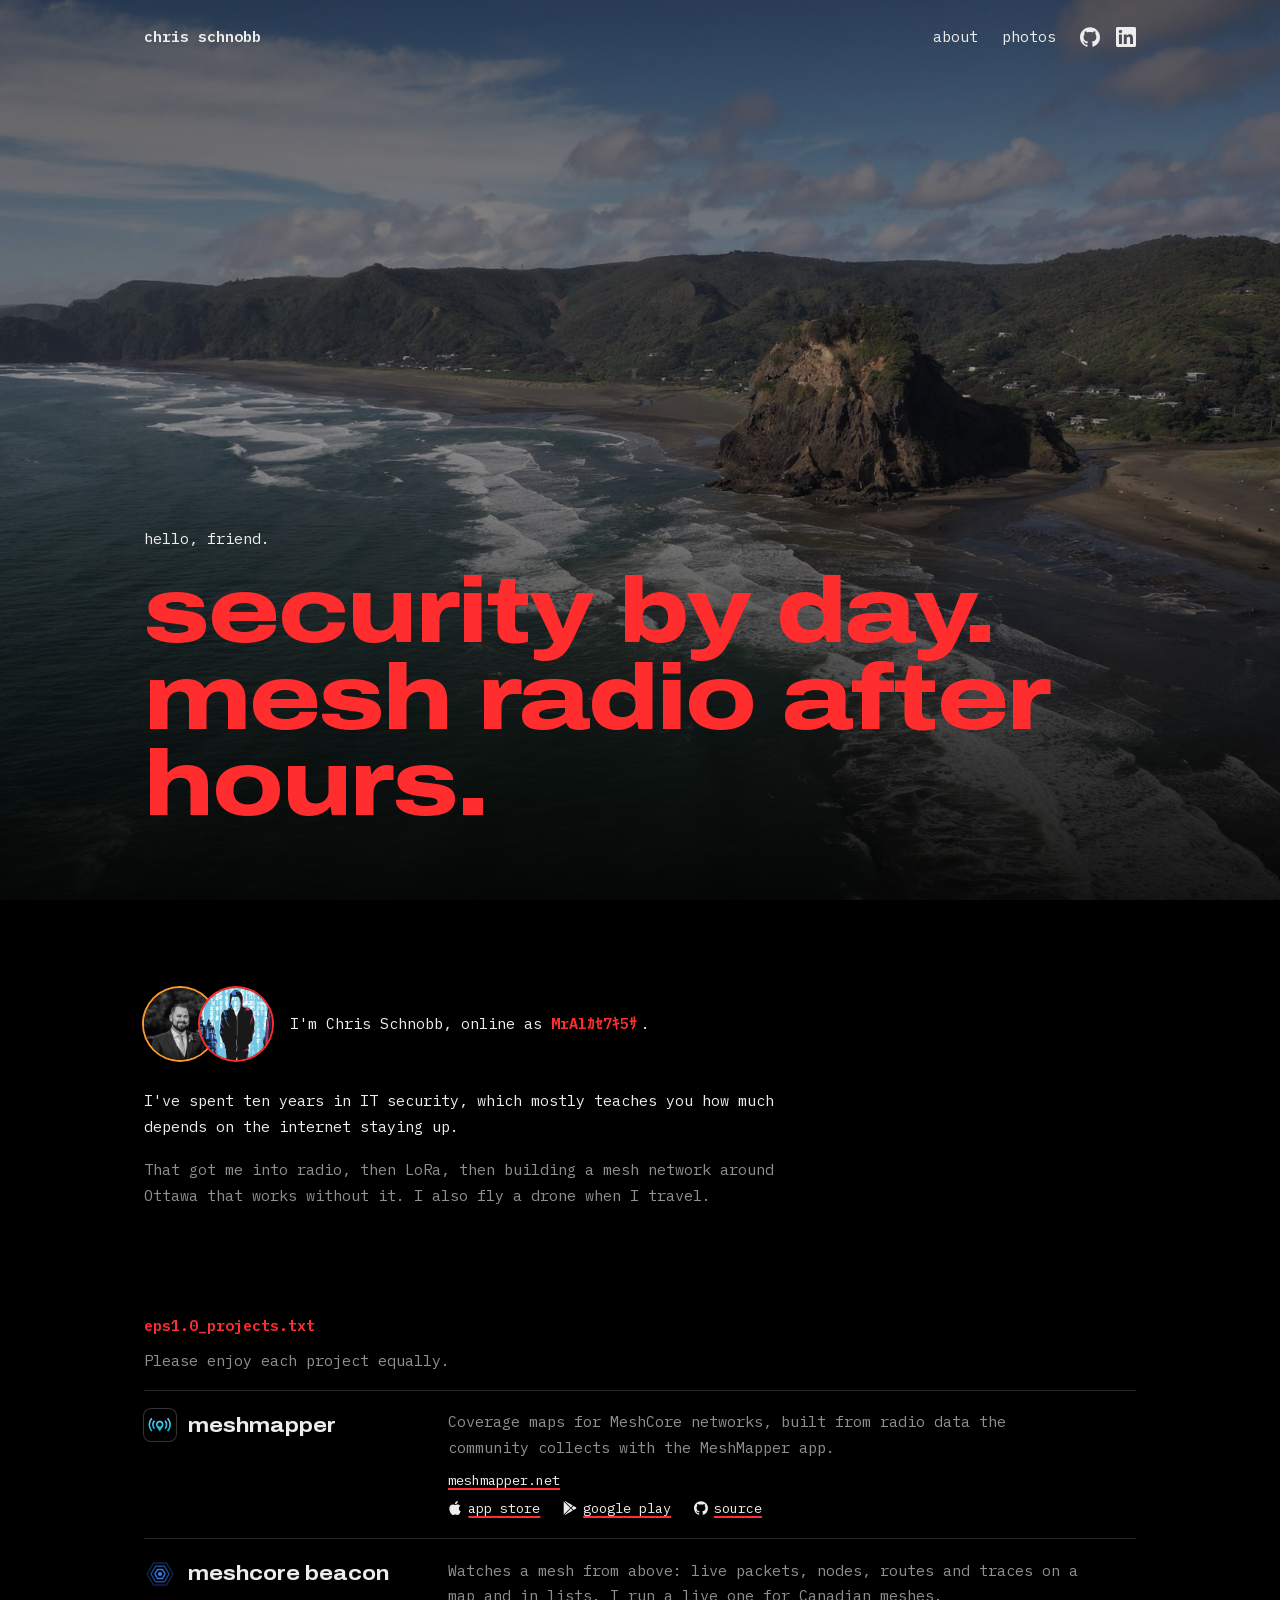
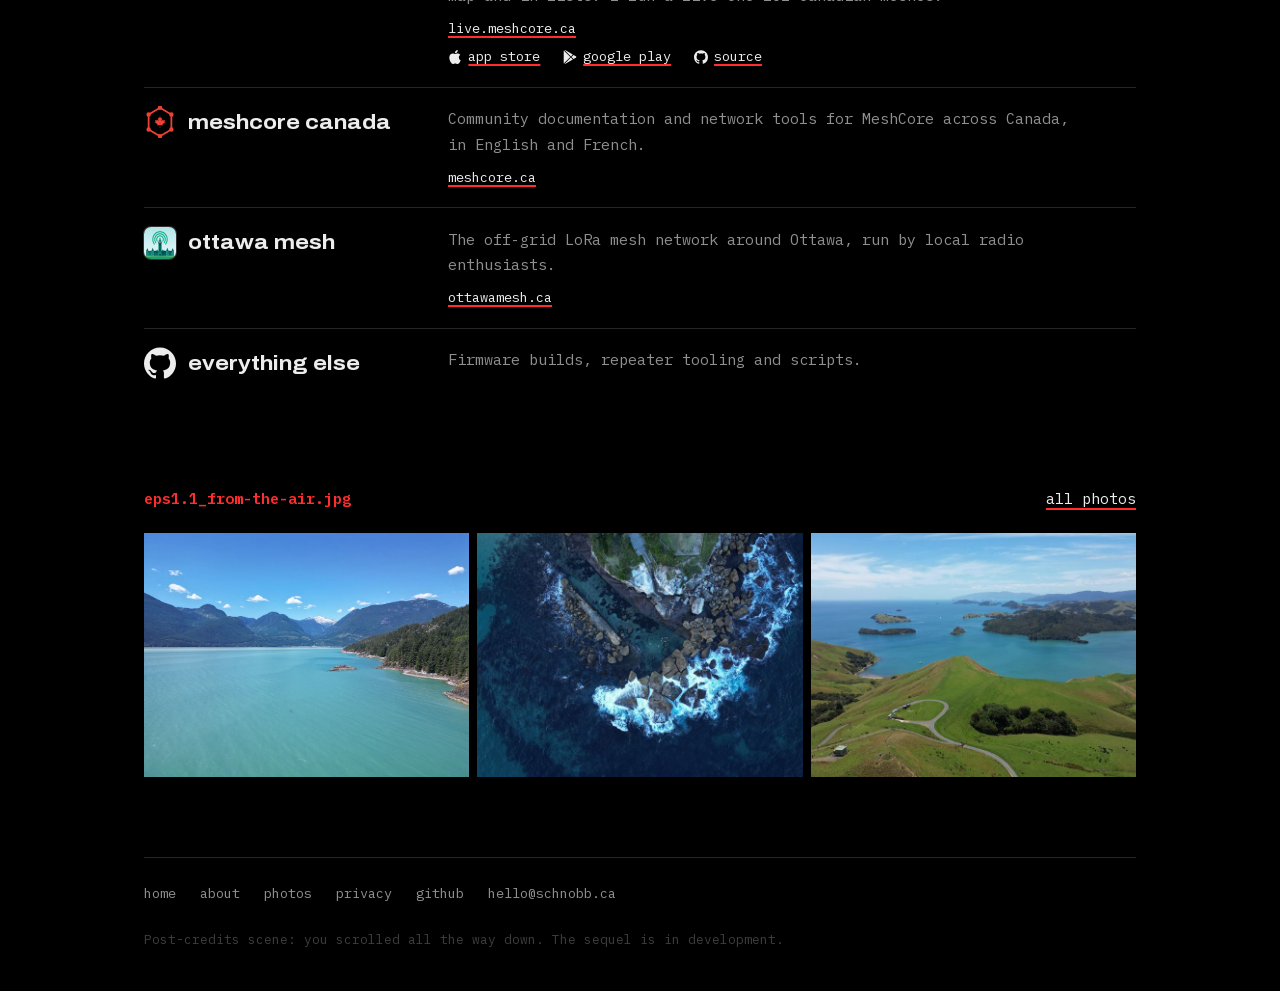
<file: index.html>
<!doctype html>
<html lang="en">
<head>
  <meta charset="utf-8">
  <meta name="viewport" content="width=device-width, initial-scale=1">
  <meta name="theme-color" content="#000000">
  <title>Chris Schnobb</title>
  <meta name="description" content="Chris Schnobb (MrAlders0n): IT security consultant in Ottawa who builds mesh radio networks and the tools around them.">
  <link rel="canonical" href="https://schnobb.ca/">
  <link rel="preload" href="/fonts/archivo.woff2" as="font" type="font/woff2" crossorigin>
  <link rel="stylesheet" href="/style.css">
</head>
<body>
  <div class="card">
    <div class="page">
      <header>
        <a class="name" href="/">Chris Schnobb</a>
        <nav>
          <a href="/about/">About</a>
          <a href="/photos/">Photos</a>
          <a class="icon" href="https://github.com/MrAlders0n" aria-label="GitHub"><svg viewBox="0 0 24 24" width="20" height="20" aria-hidden="true"><path fill="currentColor" d="M12 .297c-6.63 0-12 5.373-12 12 0 5.303 3.438 9.8 8.205 11.385.6.113.82-.258.82-.577 0-.285-.01-1.04-.015-2.04-3.338.724-4.042-1.61-4.042-1.61C4.422 18.07 3.633 17.7 3.633 17.7c-1.087-.744.084-.729.084-.729 1.205.084 1.838 1.236 1.838 1.236 1.07 1.835 2.809 1.305 3.495.998.108-.776.417-1.305.76-1.605-2.665-.3-5.466-1.332-5.466-5.93 0-1.31.465-2.38 1.235-3.22-.135-.303-.54-1.523.105-3.176 0 0 1.005-.322 3.3 1.23.96-.267 1.98-.399 3-.405 1.02.006 2.04.138 3 .405 2.28-1.552 3.285-1.23 3.285-1.23.645 1.653.24 2.873.12 3.176.765.84 1.23 1.91 1.23 3.22 0 4.61-2.805 5.625-5.475 5.92.42.36.81 1.096.81 2.22 0 1.606-.015 2.896-.015 3.286 0 .315.21.69.825.57C20.565 22.092 24 17.592 24 12.297c0-6.627-5.373-12-12-12"/></svg></a>
          <a class="icon" href="https://www.linkedin.com/in/cschnobb" aria-label="LinkedIn"><svg viewBox="0 0 24 24" width="20" height="20" aria-hidden="true"><path fill="currentColor" d="M20.447 20.452h-3.554v-5.569c0-1.328-.027-3.037-1.852-3.037-1.853 0-2.136 1.445-2.136 2.939v5.667H9.351V9h3.414v1.561h.046c.477-.9 1.637-1.85 3.37-1.85 3.601 0 4.267 2.37 4.267 5.455v6.286zM5.337 7.433c-1.144 0-2.063-.926-2.063-2.065 0-1.138.92-2.063 2.063-2.063 1.14 0 2.064.925 2.064 2.063 0 1.139-.925 2.065-2.064 2.065zm1.782 13.019H3.555V9h3.564v11.452zM22.225 0H1.771C.792 0 0 .774 0 1.729v20.542C0 23.227.792 24 1.771 24h20.451C23.2 24 24 23.227 24 22.271V1.729C24 .774 23.2 0 22.222 0h.003z"/></svg></a>
        </nav>
      </header>
      <div class="title">
        <p class="hello">hello, friend.</p>
        <h1><span>Security by day.</span> <span>Mesh radio after hours.</span></h1>
      </div>
    </div>
  </div>

  <div class="page">
    <main>
      <section class="section about">
        <p class="who"><span class="faces"><img class="avatar" src="/chris.jpg" alt="" width="200" height="200"><img class="avatar" src="/mralders0n.jpg" alt="" width="400" height="400"></span> <span>I'm Chris Schnobb, online as <span class="handle"><span class="decode">MrAlders0n</span>.</span></span></p>
        <p>I've spent ten years in IT security, which mostly teaches you how much depends on the internet staying up.</p>
        <p>That got me into radio, then LoRa, then building a mesh network around Ottawa that works without it. I also fly a drone when I travel.</p>
      </section>

      <section class="section">
        <h2>eps1.0_projects.txt</h2>
        <p class="aside">Please enjoy each project equally.</p>
        <ul class="projects">
          <li>
            <a class="project" href="https://meshmapper.net"><img class="logo tile" src="/logos/meshmapper.png" alt="" width="128" height="128"><span>MeshMapper</span></a>
            <div>
              <p>Coverage maps for MeshCore networks, built from radio data the community collects with the MeshMapper app.</p>
              <p class="where"><a href="https://meshmapper.net">meshmapper.net</a></p>
              <p class="where"><a href="https://apps.apple.com/app/meshmapper/id6758073991"><svg viewBox="0 0 24 24" width="14" height="14" aria-hidden="true"><path fill="currentColor" d="M12.152 6.896c-.948 0-2.415-1.078-3.96-1.04-2.04.027-3.91 1.183-4.961 3.014-2.117 3.675-.546 9.103 1.519 12.09 1.013 1.454 2.208 3.09 3.792 3.039 1.52-.065 2.09-.987 3.935-.987 1.831 0 2.35.987 3.96.948 1.637-.026 2.676-1.48 3.676-2.948 1.156-1.688 1.636-3.325 1.662-3.415-.039-.013-3.182-1.221-3.22-4.857-.026-3.04 2.48-4.494 2.597-4.559-1.429-2.09-3.623-2.324-4.39-2.376-2-.156-3.675 1.09-4.61 1.09zM15.53 3.83c.843-1.012 1.4-2.427 1.245-3.83-1.207.052-2.662.805-3.532 1.818-.78.896-1.454 2.338-1.273 3.714 1.338.104 2.715-.688 3.559-1.701"/></svg>app store</a><a href="https://play.google.com/store/apps/details?id=net.meshmapper.app"><svg viewBox="0 0 24 24" width="14" height="14" aria-hidden="true"><path fill="currentColor" d="M22.018 13.298l-3.919 2.218-3.515-3.493 3.543-3.521 3.891 2.202a1.49 1.49 0 0 1 0 2.594zM1.337.924a1.486 1.486 0 0 0-.112.568v21.017c0 .217.045.419.124.6l11.155-11.087L1.337.924zm12.207 10.065l3.258-3.238L3.45.195a1.466 1.466 0 0 0-.946-.179l11.04 10.973zm0 2.067l-11 10.933c.298.036.612-.016.906-.183l13.324-7.54-3.23-3.21z"/></svg>google play</a><a href="https://github.com/MeshMapper"><svg viewBox="0 0 24 24" width="14" height="14" aria-hidden="true"><path fill="currentColor" d="M12 .297c-6.63 0-12 5.373-12 12 0 5.303 3.438 9.8 8.205 11.385.6.113.82-.258.82-.577 0-.285-.01-1.04-.015-2.04-3.338.724-4.042-1.61-4.042-1.61C4.422 18.07 3.633 17.7 3.633 17.7c-1.087-.744.084-.729.084-.729 1.205.084 1.838 1.236 1.838 1.236 1.07 1.835 2.809 1.305 3.495.998.108-.776.417-1.305.76-1.605-2.665-.3-5.466-1.332-5.466-5.93 0-1.31.465-2.38 1.235-3.22-.135-.303-.54-1.523.105-3.176 0 0 1.005-.322 3.3 1.23.96-.267 1.98-.399 3-.405 1.02.006 2.04.138 3 .405 2.28-1.552 3.285-1.23 3.285-1.23.645 1.653.24 2.873.12 3.176.765.84 1.23 1.91 1.23 3.22 0 4.61-2.805 5.625-5.475 5.92.42.36.81 1.096.81 2.22 0 1.606-.015 2.896-.015 3.286 0 .315.21.69.825.57C20.565 22.092 24 17.592 24 12.297c0-6.627-5.373-12-12-12"/></svg>source</a></p>
            </div>
          </li>
          <li>
            <a class="project" href="https://live.meshcore.ca/"><img class="logo" src="/logos/beacon.svg" alt="" width="100" height="100"><span>MeshCore Beacon</span></a>
            <div>
              <p>Watches a mesh from above: live packets, nodes, routes and traces on a map and in lists. I run a live one for Canadian meshes.</p>
              <p class="where"><a href="https://live.meshcore.ca/">live.meshcore.ca</a></p>
              <p class="where"><a href="https://apps.apple.com/app/beacon-mobile/id6818921013"><svg viewBox="0 0 24 24" width="14" height="14" aria-hidden="true"><path fill="currentColor" d="M12.152 6.896c-.948 0-2.415-1.078-3.96-1.04-2.04.027-3.91 1.183-4.961 3.014-2.117 3.675-.546 9.103 1.519 12.09 1.013 1.454 2.208 3.09 3.792 3.039 1.52-.065 2.09-.987 3.935-.987 1.831 0 2.35.987 3.96.948 1.637-.026 2.676-1.48 3.676-2.948 1.156-1.688 1.636-3.325 1.662-3.415-.039-.013-3.182-1.221-3.22-4.857-.026-3.04 2.48-4.494 2.597-4.559-1.429-2.09-3.623-2.324-4.39-2.376-2-.156-3.675 1.09-4.61 1.09zM15.53 3.83c.843-1.012 1.4-2.427 1.245-3.83-1.207.052-2.662.805-3.532 1.818-.78.896-1.454 2.338-1.273 3.714 1.338.104 2.715-.688 3.559-1.701"/></svg>app store</a><a href="https://play.google.com/store/apps/details?id=meshcorebeacon.app"><svg viewBox="0 0 24 24" width="14" height="14" aria-hidden="true"><path fill="currentColor" d="M22.018 13.298l-3.919 2.218-3.515-3.493 3.543-3.521 3.891 2.202a1.49 1.49 0 0 1 0 2.594zM1.337.924a1.486 1.486 0 0 0-.112.568v21.017c0 .217.045.419.124.6l11.155-11.087L1.337.924zm12.207 10.065l3.258-3.238L3.45.195a1.466 1.466 0 0 0-.946-.179l11.04 10.973zm0 2.067l-11 10.933c.298.036.612-.016.906-.183l13.324-7.54-3.23-3.21z"/></svg>google play</a><a href="https://github.com/MeshCore-Beacon"><svg viewBox="0 0 24 24" width="14" height="14" aria-hidden="true"><path fill="currentColor" d="M12 .297c-6.63 0-12 5.373-12 12 0 5.303 3.438 9.8 8.205 11.385.6.113.82-.258.82-.577 0-.285-.01-1.04-.015-2.04-3.338.724-4.042-1.61-4.042-1.61C4.422 18.07 3.633 17.7 3.633 17.7c-1.087-.744.084-.729.084-.729 1.205.084 1.838 1.236 1.838 1.236 1.07 1.835 2.809 1.305 3.495.998.108-.776.417-1.305.76-1.605-2.665-.3-5.466-1.332-5.466-5.93 0-1.31.465-2.38 1.235-3.22-.135-.303-.54-1.523.105-3.176 0 0 1.005-.322 3.3 1.23.96-.267 1.98-.399 3-.405 1.02.006 2.04.138 3 .405 2.28-1.552 3.285-1.23 3.285-1.23.645 1.653.24 2.873.12 3.176.765.84 1.23 1.91 1.23 3.22 0 4.61-2.805 5.625-5.475 5.92.42.36.81 1.096.81 2.22 0 1.606-.015 2.896-.015 3.286 0 .315.21.69.825.57C20.565 22.092 24 17.592 24 12.297c0-6.627-5.373-12-12-12"/></svg>source</a></p>
            </div>
          </li>
          <li>
            <a class="project" href="https://meshcore.ca"><img class="logo" src="/logos/meshcore-canada.svg" alt="" width="64" height="72"><span>MeshCore Canada</span></a>
            <div>
              <p>Community documentation and network tools for MeshCore across Canada, in English and French.</p>
              <p class="where"><a href="https://meshcore.ca">meshcore.ca</a></p>
            </div>
          </li>
          <li>
            <a class="project" href="https://ottawamesh.ca"><img class="logo tile" src="/logos/ottawa-mesh.png" alt="" width="128" height="128"><span>Ottawa Mesh</span></a>
            <div>
              <p>The off-grid LoRa mesh network around Ottawa, run by local radio enthusiasts.</p>
              <p class="where"><a href="https://ottawamesh.ca">ottawamesh.ca</a></p>
            </div>
          </li>
          <li>
            <a class="project" href="https://github.com/MrAlders0n"><svg class="logo" viewBox="0 0 24 24" aria-hidden="true"><path fill="currentColor" d="M12 .297c-6.63 0-12 5.373-12 12 0 5.303 3.438 9.8 8.205 11.385.6.113.82-.258.82-.577 0-.285-.01-1.04-.015-2.04-3.338.724-4.042-1.61-4.042-1.61C4.422 18.07 3.633 17.7 3.633 17.7c-1.087-.744.084-.729.084-.729 1.205.084 1.838 1.236 1.838 1.236 1.07 1.835 2.809 1.305 3.495.998.108-.776.417-1.305.76-1.605-2.665-.3-5.466-1.332-5.466-5.93 0-1.31.465-2.38 1.235-3.22-.135-.303-.54-1.523.105-3.176 0 0 1.005-.322 3.3 1.23.96-.267 1.98-.399 3-.405 1.02.006 2.04.138 3 .405 2.28-1.552 3.285-1.23 3.285-1.23.645 1.653.24 2.873.12 3.176.765.84 1.23 1.91 1.23 3.22 0 4.61-2.805 5.625-5.475 5.92.42.36.81 1.096.81 2.22 0 1.606-.015 2.896-.015 3.286 0 .315.21.69.825.57C20.565 22.092 24 17.592 24 12.297c0-6.627-5.373-12-12-12"/></svg><span>Everything else</span></a>
            <div>
              <p>Firmware builds, repeater tooling and scripts.</p>
            </div>
          </li>
        </ul>
      </section>

      <section class="section">
        <div class="section-head">
          <h2>eps1.1_from-the-air.jpg</h2>
          <a href="/photos/">all photos</a>
        </div>
        <div class="strip">
          <a href="/photos/"><img src="/photos/thumb/turquoise-inlet.jpg" alt="Turquoise inlet ringed by forested mountains with one snowy peak" width="900" height="675" loading="lazy"></a>
          <a href="/photos/"><img src="/photos/thumb/rock-pool-from-above.jpg" alt="Ocean rock pool seen straight down, with surf breaking on the boulders around it" width="900" height="675" loading="lazy"></a>
          <a href="/photos/"><img src="/photos/thumb/harbour-islands.jpg" alt="Green hills dropping to a blue harbour dotted with small islands" width="900" height="675" loading="lazy"></a>
        </div>
      </section>
    </main>

    <footer>
      <a href="/">Home</a>
      <a href="/about/">About</a>
      <a href="/photos/">Photos</a>
      <a href="/privacy/">Privacy</a>
      <a href="https://github.com/MrAlders0n">GitHub</a>
      <a href="mailto:hello@schnobb.ca">hello@schnobb.ca</a>
    </footer>
    <p class="credits">Post-credits scene: you scrolled all the way down. The sequel is in development.</p>
  </div>
  <script src="/site.js" defer></script>
</body>
</html>
</file>
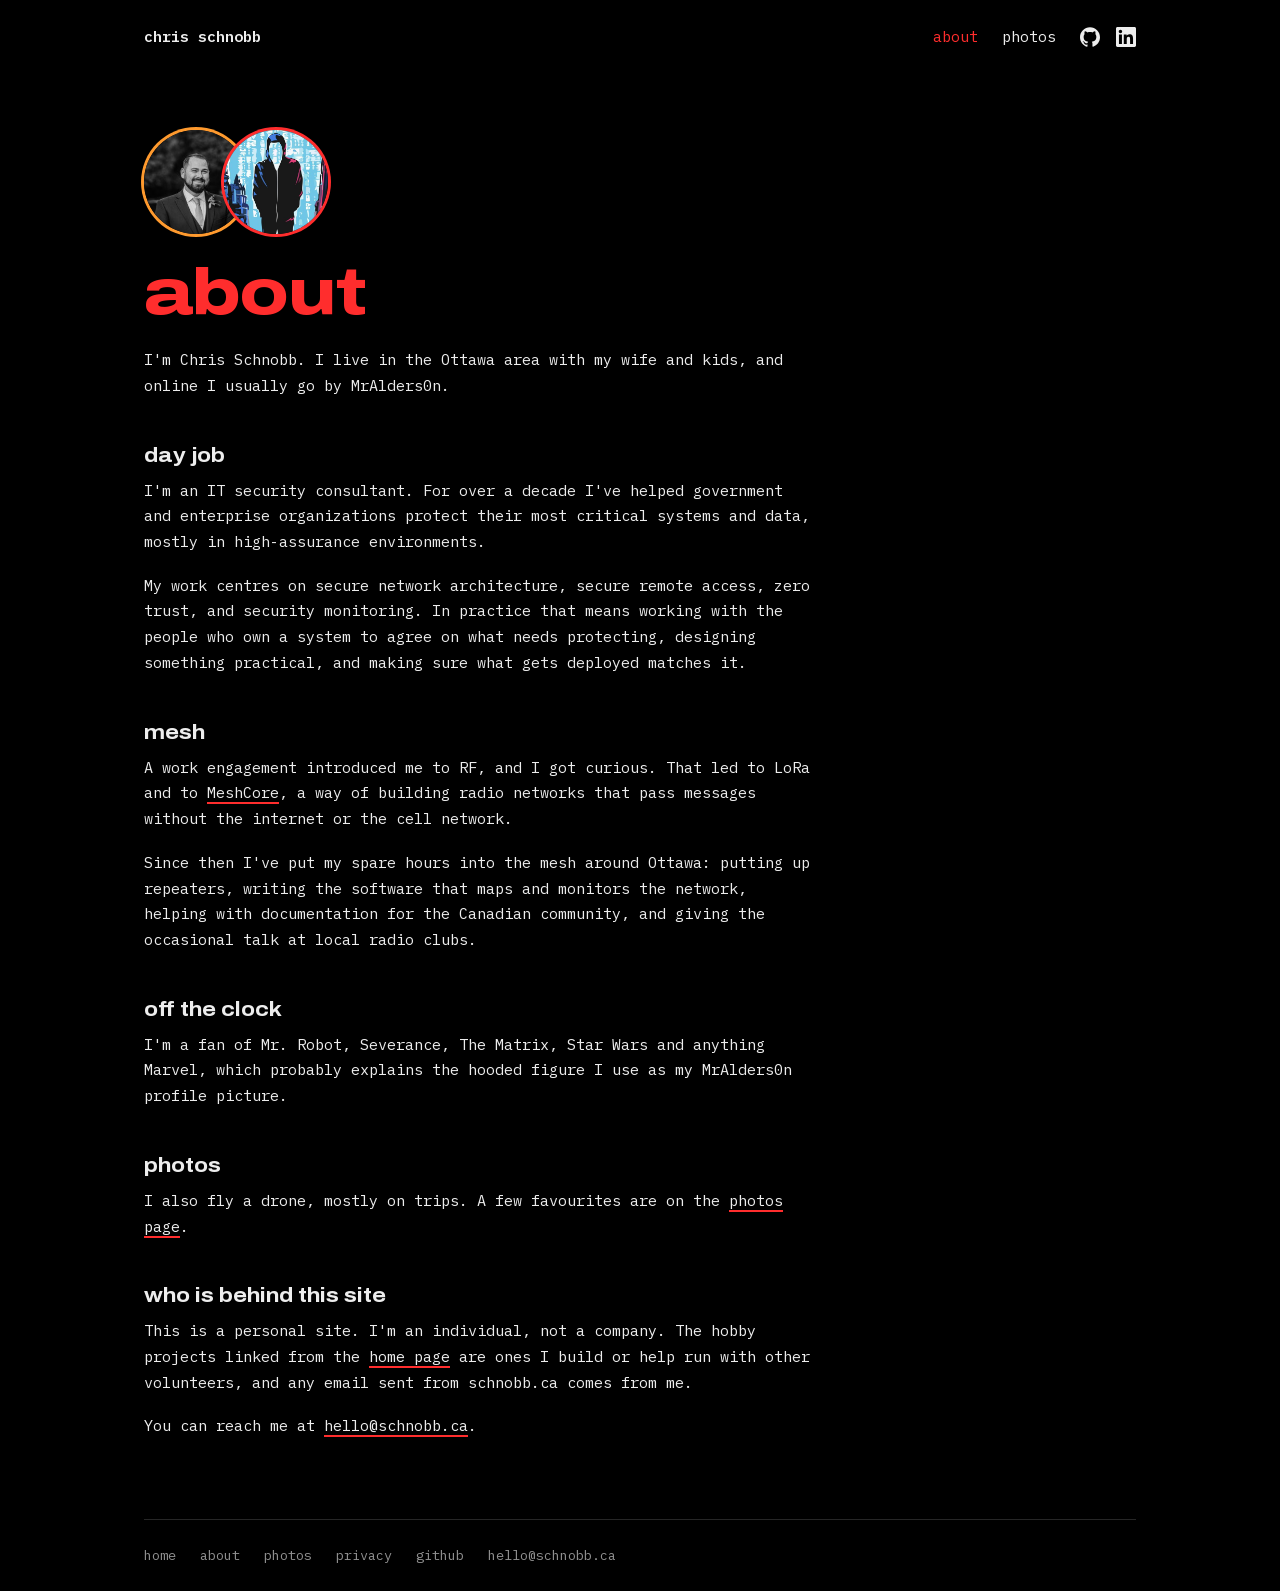
<file: about/index.html>
<!doctype html>
<html lang="en">
<head>
  <meta charset="utf-8">
  <meta name="viewport" content="width=device-width, initial-scale=1">
  <meta name="theme-color" content="#000000">
  <title>About | Chris Schnobb</title>
  <meta name="description" content="Who Chris Schnobb is, what he does for work, and who is behind the projects and email sent from schnobb.ca.">
  <link rel="canonical" href="https://schnobb.ca/about/">
  <link rel="preload" href="/fonts/archivo.woff2" as="font" type="font/woff2" crossorigin>
  <link rel="stylesheet" href="/style.css">
</head>
<body>
  <div class="page">
    <header>
      <a class="name" href="/">Chris Schnobb</a>
      <nav>
        <a href="/about/" aria-current="page">About</a>
        <a href="/photos/">Photos</a>
        <a class="icon" href="https://github.com/MrAlders0n" aria-label="GitHub"><svg viewBox="0 0 24 24" width="20" height="20" aria-hidden="true"><path fill="currentColor" d="M12 .297c-6.63 0-12 5.373-12 12 0 5.303 3.438 9.8 8.205 11.385.6.113.82-.258.82-.577 0-.285-.01-1.04-.015-2.04-3.338.724-4.042-1.61-4.042-1.61C4.422 18.07 3.633 17.7 3.633 17.7c-1.087-.744.084-.729.084-.729 1.205.084 1.838 1.236 1.838 1.236 1.07 1.835 2.809 1.305 3.495.998.108-.776.417-1.305.76-1.605-2.665-.3-5.466-1.332-5.466-5.93 0-1.31.465-2.38 1.235-3.22-.135-.303-.54-1.523.105-3.176 0 0 1.005-.322 3.3 1.23.96-.267 1.98-.399 3-.405 1.02.006 2.04.138 3 .405 2.28-1.552 3.285-1.23 3.285-1.23.645 1.653.24 2.873.12 3.176.765.84 1.23 1.91 1.23 3.22 0 4.61-2.805 5.625-5.475 5.92.42.36.81 1.096.81 2.22 0 1.606-.015 2.896-.015 3.286 0 .315.21.69.825.57C20.565 22.092 24 17.592 24 12.297c0-6.627-5.373-12-12-12"/></svg></a>
        <a class="icon" href="https://www.linkedin.com/in/cschnobb" aria-label="LinkedIn"><svg viewBox="0 0 24 24" width="20" height="20" aria-hidden="true"><path fill="currentColor" d="M20.447 20.452h-3.554v-5.569c0-1.328-.027-3.037-1.852-3.037-1.853 0-2.136 1.445-2.136 2.939v5.667H9.351V9h3.414v1.561h.046c.477-.9 1.637-1.85 3.37-1.85 3.601 0 4.267 2.37 4.267 5.455v6.286zM5.337 7.433c-1.144 0-2.063-.926-2.063-2.065 0-1.138.92-2.063 2.063-2.063 1.14 0 2.064.925 2.064 2.063 0 1.139-.925 2.065-2.064 2.065zm1.782 13.019H3.555V9h3.564v11.452zM22.225 0H1.771C.792 0 0 .774 0 1.729v20.542C0 23.227.792 24 1.771 24h20.451C23.2 24 24 23.227 24 22.271V1.729C24 .774 23.2 0 22.222 0h.003z"/></svg></a>
      </nav>
    </header>

    <main class="prose">
      <div class="faces"><img class="avatar" src="/chris.jpg" alt="Chris Schnobb" width="200" height="200"><img class="avatar" src="/mralders0n.jpg" alt="MrAlders0n profile picture: a hooded figure in a neon city" width="400" height="400"></div>
      <h1>About</h1>

      <p>I'm Chris Schnobb. I live in the Ottawa area with my wife and kids, and online I usually go by MrAlders0n.</p>

      <h2>Day job</h2>
      <p>I'm an IT security consultant. For over a decade I've helped government and enterprise organizations protect their most critical systems and data, mostly in high-assurance environments.</p>
      <p>My work centres on secure network architecture, secure remote access, zero trust, and security monitoring. In practice that means working with the people who own a system to agree on what needs protecting, designing something practical, and making sure what gets deployed matches it.</p>

      <h2>Mesh</h2>
      <p>A work engagement introduced me to RF, and I got curious. That led to LoRa and to <a href="https://github.com/meshcore-dev/MeshCore">MeshCore</a>, a way of building radio networks that pass messages without the internet or the cell network.</p>
      <p>Since then I've put my spare hours into the mesh around Ottawa: putting up repeaters, writing the software that maps and monitors the network, helping with documentation for the Canadian community, and giving the occasional talk at local radio clubs.</p>

      <h2>Off the clock</h2>
      <p>I'm a fan of Mr. Robot, Severance, The Matrix, Star Wars and anything Marvel, which probably explains the hooded figure I use as my MrAlders0n profile picture.</p>

      <h2>Photos</h2>
      <p>I also fly a drone, mostly on trips. A few favourites are on the <a href="/photos/">photos page</a>.</p>

      <h2>Who is behind this site</h2>
      <p>This is a personal site. I'm an individual, not a company. The hobby projects linked from the <a href="/">home page</a> are ones I build or help run with other volunteers, and any email sent from schnobb.ca comes from me.</p>
      <p>You can reach me at <a href="mailto:hello@schnobb.ca">hello@schnobb.ca</a>.</p>
    </main>

    <footer>
      <a href="/">Home</a>
      <a href="/about/">About</a>
      <a href="/photos/">Photos</a>
      <a href="/privacy/">Privacy</a>
      <a href="https://github.com/MrAlders0n">GitHub</a>
      <a href="mailto:hello@schnobb.ca">hello@schnobb.ca</a>
    </footer>
  </div>
</body>
</html>
</file>
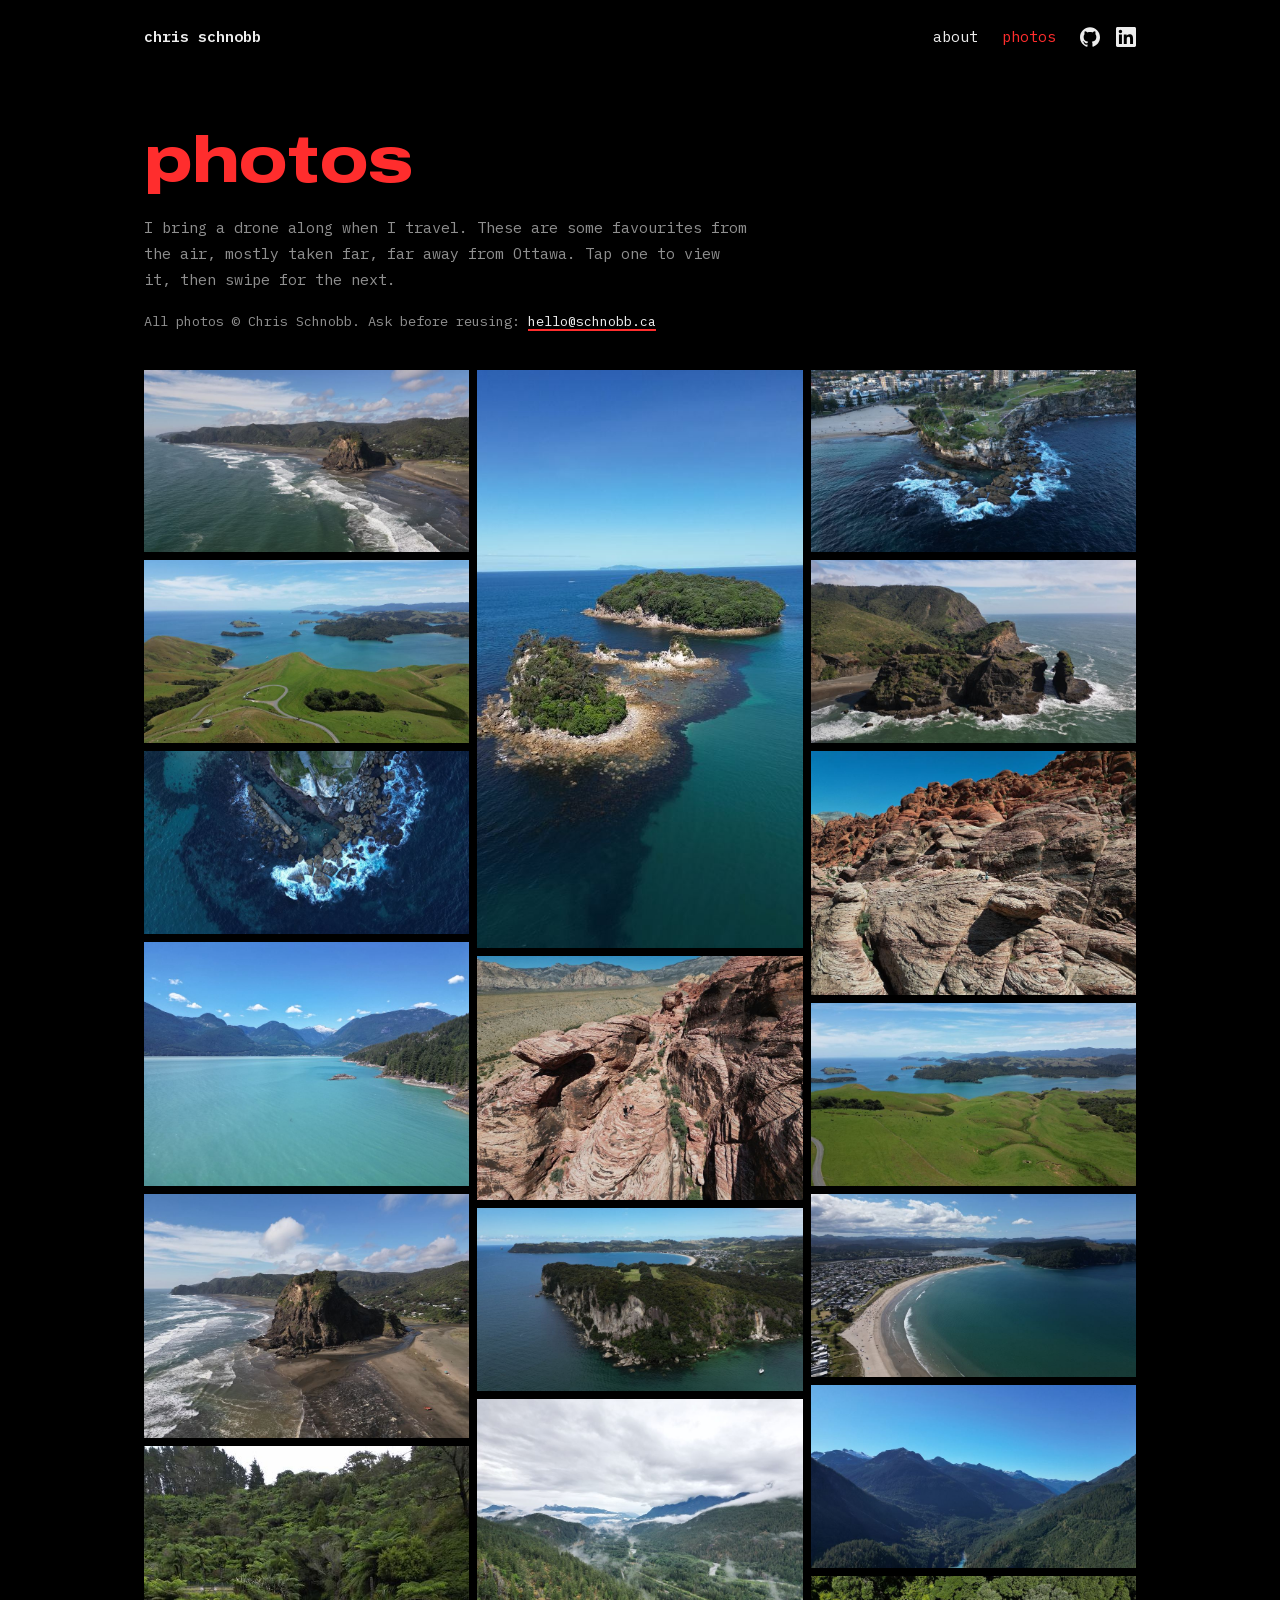
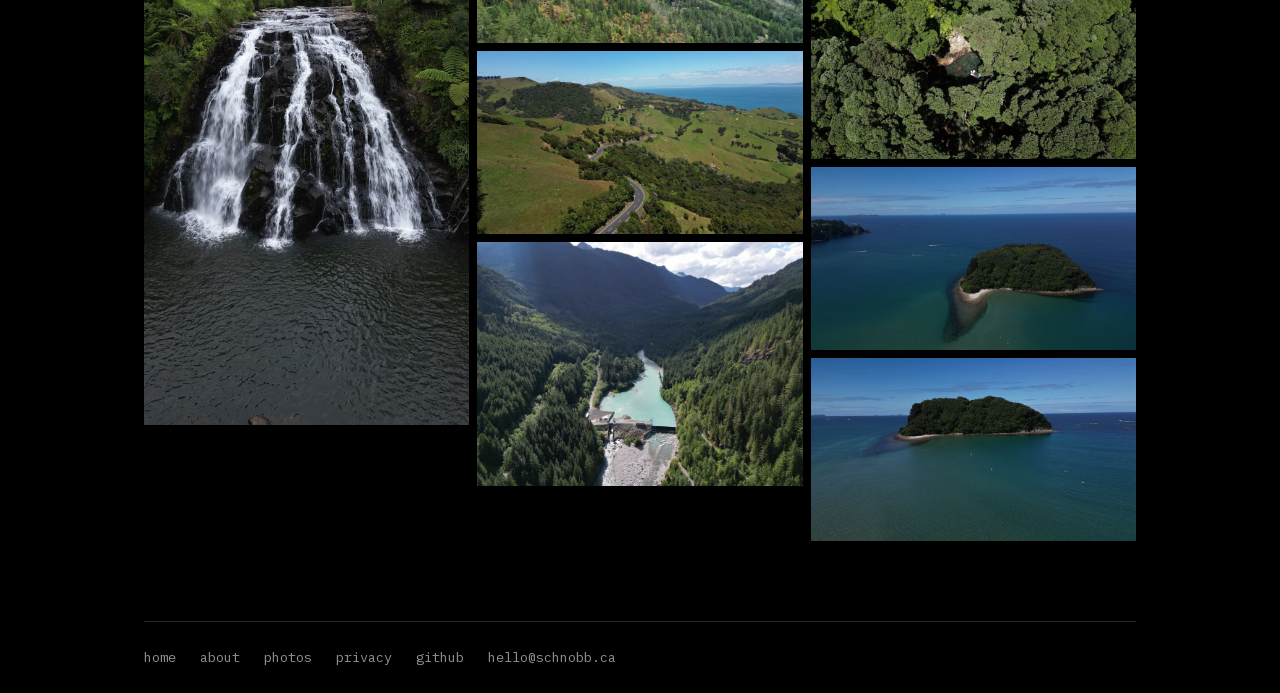
<file: photos/index.html>
<!doctype html>
<html lang="en">
<head>
  <meta charset="utf-8">
  <meta name="viewport" content="width=device-width, initial-scale=1">
  <meta name="theme-color" content="#000000">
  <title>Photos | Chris Schnobb</title>
  <meta name="description" content="Drone photos by Chris Schnobb.">
  <link rel="canonical" href="https://schnobb.ca/photos/">
  <link rel="preload" href="/fonts/archivo.woff2" as="font" type="font/woff2" crossorigin>
  <link rel="stylesheet" href="/style.css">
</head>
<body>
  <div class="page">
    <header>
      <a class="name" href="/">Chris Schnobb</a>
      <nav>
        <a href="/about/">About</a>
        <a href="/photos/" aria-current="page">Photos</a>
        <a class="icon" href="https://github.com/MrAlders0n" aria-label="GitHub"><svg viewBox="0 0 24 24" width="20" height="20" aria-hidden="true"><path fill="currentColor" d="M12 .297c-6.63 0-12 5.373-12 12 0 5.303 3.438 9.8 8.205 11.385.6.113.82-.258.82-.577 0-.285-.01-1.04-.015-2.04-3.338.724-4.042-1.61-4.042-1.61C4.422 18.07 3.633 17.7 3.633 17.7c-1.087-.744.084-.729.084-.729 1.205.084 1.838 1.236 1.838 1.236 1.07 1.835 2.809 1.305 3.495.998.108-.776.417-1.305.76-1.605-2.665-.3-5.466-1.332-5.466-5.93 0-1.31.465-2.38 1.235-3.22-.135-.303-.54-1.523.105-3.176 0 0 1.005-.322 3.3 1.23.96-.267 1.98-.399 3-.405 1.02.006 2.04.138 3 .405 2.28-1.552 3.285-1.23 3.285-1.23.645 1.653.24 2.873.12 3.176.765.84 1.23 1.91 1.23 3.22 0 4.61-2.805 5.625-5.475 5.92.42.36.81 1.096.81 2.22 0 1.606-.015 2.896-.015 3.286 0 .315.21.69.825.57C20.565 22.092 24 17.592 24 12.297c0-6.627-5.373-12-12-12"/></svg></a>
        <a class="icon" href="https://www.linkedin.com/in/cschnobb" aria-label="LinkedIn"><svg viewBox="0 0 24 24" width="20" height="20" aria-hidden="true"><path fill="currentColor" d="M20.447 20.452h-3.554v-5.569c0-1.328-.027-3.037-1.852-3.037-1.853 0-2.136 1.445-2.136 2.939v5.667H9.351V9h3.414v1.561h.046c.477-.9 1.637-1.85 3.37-1.85 3.601 0 4.267 2.37 4.267 5.455v6.286zM5.337 7.433c-1.144 0-2.063-.926-2.063-2.065 0-1.138.92-2.063 2.063-2.063 1.14 0 2.064.925 2.064 2.063 0 1.139-.925 2.065-2.064 2.065zm1.782 13.019H3.555V9h3.564v11.452zM22.225 0H1.771C.792 0 0 .774 0 1.729v20.542C0 23.227.792 24 1.771 24h20.451C23.2 24 24 23.227 24 22.271V1.729C24 .774 23.2 0 22.222 0h.003z"/></svg></a>
      </nav>
    </header>

    <main>
      <div class="gallery-intro">
      <h1>Photos</h1>
      <p>I bring a drone along when I travel. These are some favourites from the air, mostly taken far, far away from Ottawa. Tap one to view it, then swipe for the next.</p>
      <p class="meta">All photos &copy; Chris Schnobb. Ask before reusing: <a href="mailto:hello@schnobb.ca">hello@schnobb.ca</a></p>
      </div>

      <div class="gallery">
        <a href="/photos/full/black-sand-coast.jpg"><img src="/photos/thumb/black-sand-coast.jpg" alt="Long black sand coastline with lines of white surf" width="900" height="506" loading="lazy"></a>
        <a href="/photos/full/harbour-islands.jpg"><img src="/photos/thumb/harbour-islands.jpg" alt="Green hills dropping to a blue harbour dotted with small islands" width="900" height="506" loading="lazy"></a>
        <a href="/photos/full/rock-pool-from-above.jpg"><img src="/photos/thumb/rock-pool-from-above.jpg" alt="Ocean rock pool seen straight down, with surf breaking on the boulders around it" width="900" height="506" loading="lazy"></a>
        <a href="/photos/full/turquoise-inlet.jpg"><img src="/photos/thumb/turquoise-inlet.jpg" alt="Turquoise inlet ringed by forested mountains with one snowy peak" width="900" height="675" loading="lazy"></a>
        <a href="/photos/full/sea-stack-beach.jpg"><img src="/photos/thumb/sea-stack-beach.jpg" alt="Large rock outcrop on a dark sand beach with surf rolling in" width="900" height="675" loading="lazy"></a>
        <a href="/photos/full/fern-waterfall.jpg"><img src="/photos/thumb/fern-waterfall.jpg" alt="Waterfall spilling over dark rock among tree ferns" width="506" height="900" loading="lazy"></a>
        <a href="/photos/full/reef-islands.jpg"><img src="/photos/thumb/reef-islands.jpg" alt="Two small bush-covered islands joined by a shallow rocky reef" width="506" height="900" loading="lazy"></a>
        <a href="/photos/full/sandstone-ridge.jpg"><img src="/photos/thumb/sandstone-ridge.jpg" alt="Banded pink sandstone ridge above a desert valley" width="900" height="675" loading="lazy"></a>
        <a href="/photos/full/white-cliffs-headland.jpg"><img src="/photos/thumb/white-cliffs-headland.jpg" alt="Bush-covered headland with pale cliffs and a curved beach town behind" width="900" height="506" loading="lazy"></a>
        <a href="/photos/full/valley-in-cloud.jpg"><img src="/photos/thumb/valley-in-cloud.jpg" alt="Forested valley with low cloud drifting between the hills" width="900" height="675" loading="lazy"></a>
        <a href="/photos/full/winding-road.jpg"><img src="/photos/thumb/winding-road.jpg" alt="Road winding through green hills toward the sea" width="900" height="506" loading="lazy"></a>
        <a href="/photos/full/river-dam.jpg"><img src="/photos/thumb/river-dam.jpg" alt="Small dam on a glacial river in a steep forested valley" width="900" height="675" loading="lazy"></a>
        <a href="/photos/full/clifftop-park.jpg"><img src="/photos/thumb/clifftop-park.jpg" alt="Clifftop park and beach suburb above a rocky point at dusk" width="900" height="506" loading="lazy"></a>
        <a href="/photos/full/headland-surf.jpg"><img src="/photos/thumb/headland-surf.jpg" alt="Rocky headland and sea stack with waves breaking around them" width="900" height="506" loading="lazy"></a>
        <a href="/photos/full/red-rock-wall.jpg"><img src="/photos/thumb/red-rock-wall.jpg" alt="Red and cream sandstone formations under a deep blue sky" width="900" height="675" loading="lazy"></a>
        <a href="/photos/full/pasture-and-islands.jpg"><img src="/photos/thumb/pasture-and-islands.jpg" alt="Cattle on rolling pasture above a bay of islands" width="900" height="506" loading="lazy"></a>
        <a href="/photos/full/crescent-beach.jpg"><img src="/photos/thumb/crescent-beach.jpg" alt="Long crescent beach beside a town, with an estuary and hills beyond" width="900" height="506" loading="lazy"></a>
        <a href="/photos/full/mountain-valley.jpg"><img src="/photos/thumb/mountain-valley.jpg" alt="Shadowed mountain valley with snow on the far peaks" width="900" height="506" loading="lazy"></a>
        <a href="/photos/full/hidden-cove.jpg"><img src="/photos/thumb/hidden-cove.jpg" alt="Boat in a small cove seen straight down through forest canopy" width="900" height="506" loading="lazy"></a>
        <a href="/photos/full/island-sandbar.jpg"><img src="/photos/thumb/island-sandbar.jpg" alt="Wooded island with a small beach and a reef trailing into green water" width="900" height="506" loading="lazy"></a>
        <a href="/photos/full/island-kayaks.jpg"><img src="/photos/thumb/island-kayaks.jpg" alt="Kayaks crossing clear water toward a wooded island" width="900" height="506" loading="lazy"></a>
      </div>
    </main>

    <footer>
      <a href="/">Home</a>
      <a href="/about/">About</a>
      <a href="/photos/">Photos</a>
      <a href="/privacy/">Privacy</a>
      <a href="https://github.com/MrAlders0n">GitHub</a>
      <a href="mailto:hello@schnobb.ca">hello@schnobb.ca</a>
    </footer>
  </div>
  <script src="/viewer.js" defer></script>
</body>
</html>
</file>
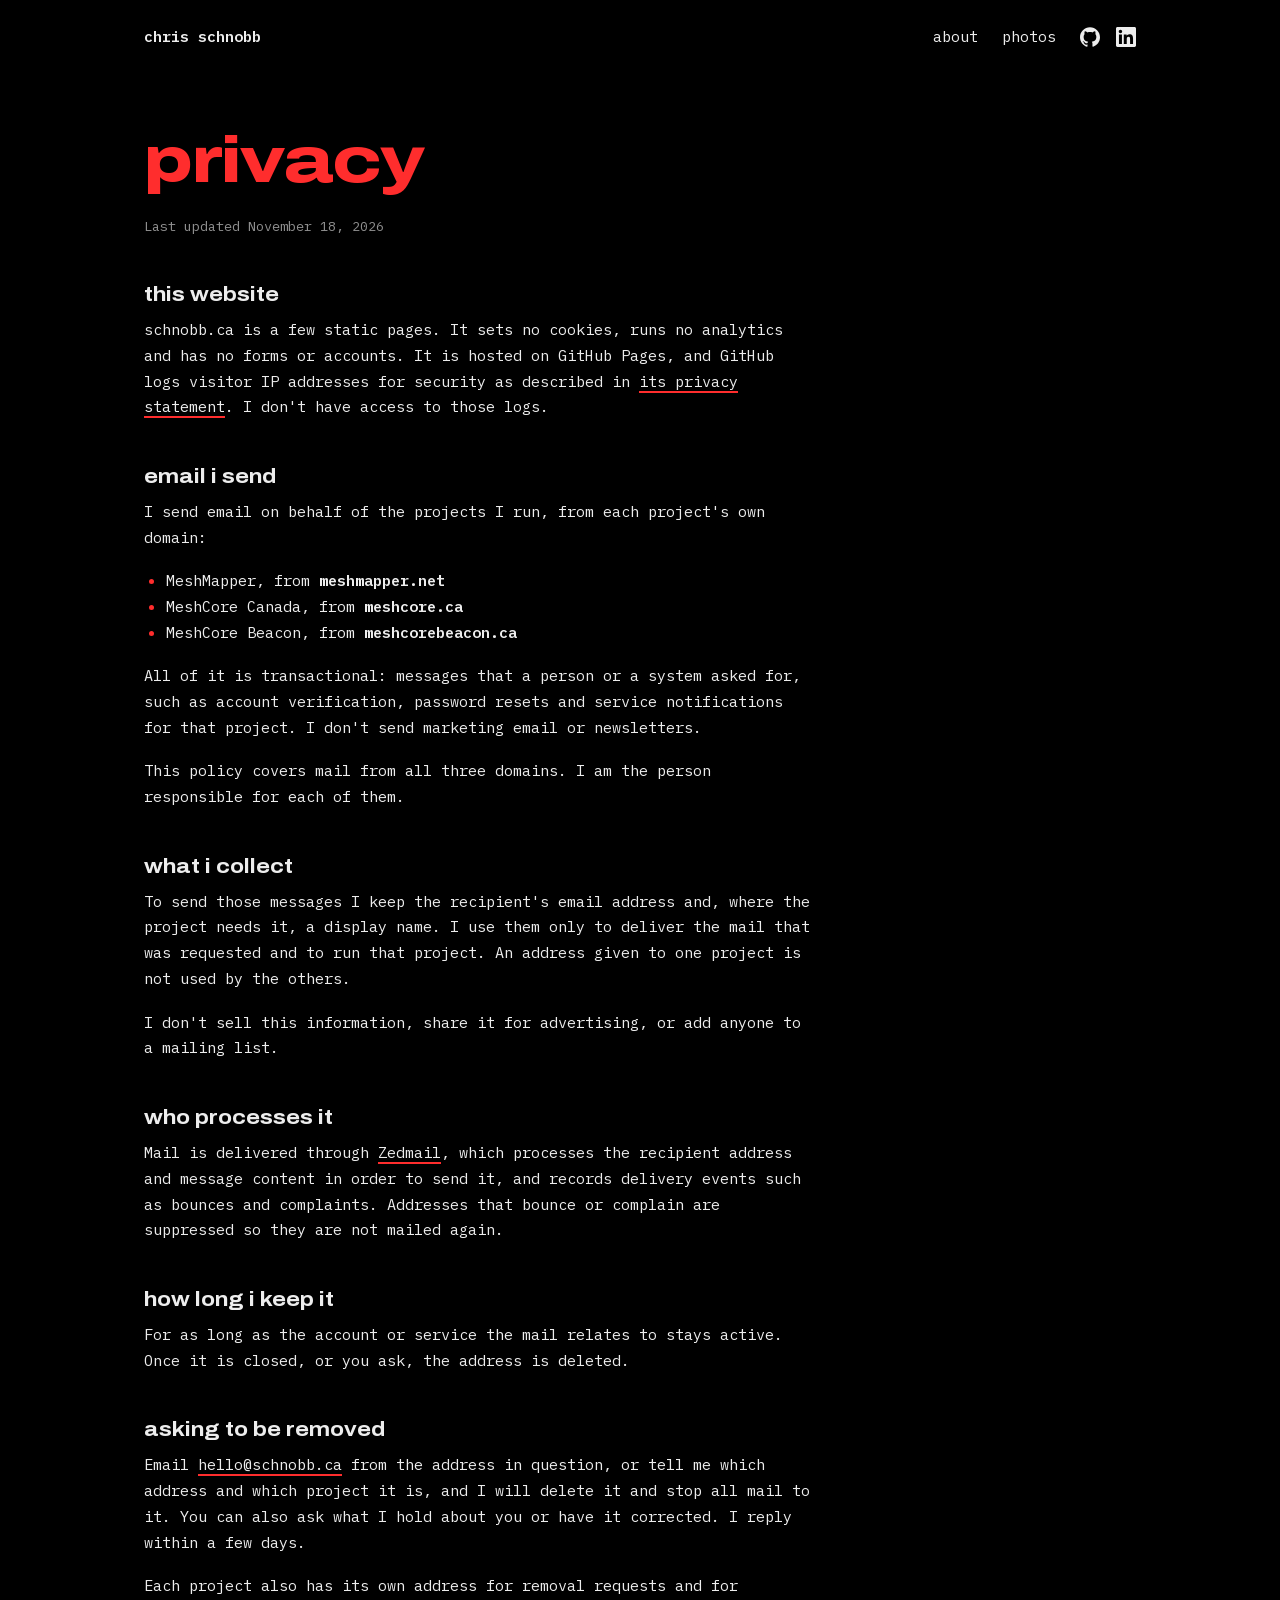
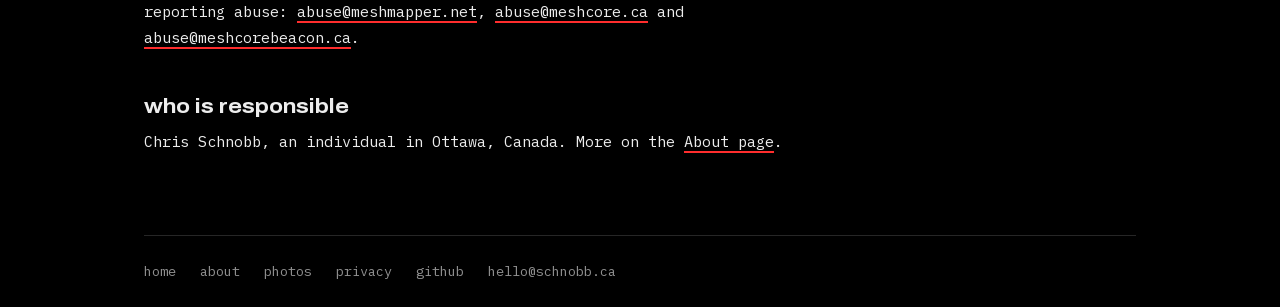
<file: privacy/index.html>
<!doctype html>
<html lang="en">
<head>
  <meta charset="utf-8">
  <meta name="viewport" content="width=device-width, initial-scale=1">
  <meta name="theme-color" content="#000000">
  <title>Privacy | Chris Schnobb</title>
  <meta name="description" content="What schnobb.ca collects, what email it sends, and how to ask to be removed.">
  <link rel="canonical" href="https://schnobb.ca/privacy/">
  <link rel="preload" href="/fonts/archivo.woff2" as="font" type="font/woff2" crossorigin>
  <link rel="stylesheet" href="/style.css">
</head>
<body>
  <div class="page">
    <header>
      <a class="name" href="/">Chris Schnobb</a>
      <nav>
        <a href="/about/">About</a>
        <a href="/photos/">Photos</a>
        <a class="icon" href="https://github.com/MrAlders0n" aria-label="GitHub"><svg viewBox="0 0 24 24" width="20" height="20" aria-hidden="true"><path fill="currentColor" d="M12 .297c-6.63 0-12 5.373-12 12 0 5.303 3.438 9.8 8.205 11.385.6.113.82-.258.82-.577 0-.285-.01-1.04-.015-2.04-3.338.724-4.042-1.61-4.042-1.61C4.422 18.07 3.633 17.7 3.633 17.7c-1.087-.744.084-.729.084-.729 1.205.084 1.838 1.236 1.838 1.236 1.07 1.835 2.809 1.305 3.495.998.108-.776.417-1.305.76-1.605-2.665-.3-5.466-1.332-5.466-5.93 0-1.31.465-2.38 1.235-3.22-.135-.303-.54-1.523.105-3.176 0 0 1.005-.322 3.3 1.23.96-.267 1.98-.399 3-.405 1.02.006 2.04.138 3 .405 2.28-1.552 3.285-1.23 3.285-1.23.645 1.653.24 2.873.12 3.176.765.84 1.23 1.91 1.23 3.22 0 4.61-2.805 5.625-5.475 5.92.42.36.81 1.096.81 2.22 0 1.606-.015 2.896-.015 3.286 0 .315.21.69.825.57C20.565 22.092 24 17.592 24 12.297c0-6.627-5.373-12-12-12"/></svg></a>
        <a class="icon" href="https://www.linkedin.com/in/cschnobb" aria-label="LinkedIn"><svg viewBox="0 0 24 24" width="20" height="20" aria-hidden="true"><path fill="currentColor" d="M20.447 20.452h-3.554v-5.569c0-1.328-.027-3.037-1.852-3.037-1.853 0-2.136 1.445-2.136 2.939v5.667H9.351V9h3.414v1.561h.046c.477-.9 1.637-1.85 3.37-1.85 3.601 0 4.267 2.37 4.267 5.455v6.286zM5.337 7.433c-1.144 0-2.063-.926-2.063-2.065 0-1.138.92-2.063 2.063-2.063 1.14 0 2.064.925 2.064 2.063 0 1.139-.925 2.065-2.064 2.065zm1.782 13.019H3.555V9h3.564v11.452zM22.225 0H1.771C.792 0 0 .774 0 1.729v20.542C0 23.227.792 24 1.771 24h20.451C23.2 24 24 23.227 24 22.271V1.729C24 .774 23.2 0 22.222 0h.003z"/></svg></a>
      </nav>
    </header>

    <main class="prose">
      <h1>Privacy</h1>
      <p class="meta">Last updated November 18, 2026</p>

      <h2>This website</h2>
      <p>schnobb.ca is a few static pages. It sets no cookies, runs no analytics and has no forms or accounts. It is hosted on GitHub Pages, and GitHub logs visitor IP addresses for security as described in <a href="https://docs.github.com/en/site-policy/privacy-policies/github-general-privacy-statement">its privacy statement</a>. I don't have access to those logs.</p>

      <h2>Email I send</h2>
      <p>I send email on behalf of the projects I run, from each project's own domain:</p>
      <ul>
        <li>MeshMapper, from <strong>meshmapper.net</strong></li>
        <li>MeshCore Canada, from <strong>meshcore.ca</strong></li>
        <li>MeshCore Beacon, from <strong>meshcorebeacon.ca</strong></li>
      </ul>
      <p>All of it is transactional: messages that a person or a system asked for, such as account verification, password resets and service notifications for that project. I don't send marketing email or newsletters.</p>
      <p>This policy covers mail from all three domains. I am the person responsible for each of them.</p>

      <h2>What I collect</h2>
      <p>To send those messages I keep the recipient's email address and, where the project needs it, a display name. I use them only to deliver the mail that was requested and to run that project. An address given to one project is not used by the others.</p>
      <p>I don't sell this information, share it for advertising, or add anyone to a mailing list.</p>

      <h2>Who processes it</h2>
      <p>Mail is delivered through <a href="https://zedmail.com">Zedmail</a>, which processes the recipient address and message content in order to send it, and records delivery events such as bounces and complaints. Addresses that bounce or complain are suppressed so they are not mailed again.</p>

      <h2>How long I keep it</h2>
      <p>For as long as the account or service the mail relates to stays active. Once it is closed, or you ask, the address is deleted.</p>

      <h2>Asking to be removed</h2>
      <p>Email <a href="mailto:hello@schnobb.ca">hello@schnobb.ca</a> from the address in question, or tell me which address and which project it is, and I will delete it and stop all mail to it. You can also ask what I hold about you or have it corrected. I reply within a few days.</p>
      <p>Each project also has its own address for removal requests and for reporting abuse: <a href="mailto:abuse@meshmapper.net">abuse@meshmapper.net</a>, <a href="mailto:abuse@meshcore.ca">abuse@meshcore.ca</a> and <a href="mailto:abuse@meshcorebeacon.ca">abuse@meshcorebeacon.ca</a>.</p>

      <h2>Who is responsible</h2>
      <p>Chris Schnobb, an individual in Ottawa, Canada. More on the <a href="/about/">About page</a>.</p>
    </main>

    <footer>
      <a href="/">Home</a>
      <a href="/about/">About</a>
      <a href="/photos/">Photos</a>
      <a href="/privacy/">Privacy</a>
      <a href="https://github.com/MrAlders0n">GitHub</a>
      <a href="mailto:hello@schnobb.ca">hello@schnobb.ca</a>
    </footer>
  </div>
</body>
</html>
</file>
<file: style.css>
@font-face {
  font-family: "Archivo";
  src: url("/fonts/archivo.woff2") format("woff2");
  font-weight: 100 900;
  font-stretch: 62% 125%;
  font-display: swap;
}

@font-face {
  font-family: "Plex Mono";
  src: url("/fonts/ibm-plex-mono-400.woff2") format("woff2");
  font-weight: 400;
  font-display: swap;
}

@font-face {
  font-family: "Plex Mono";
  src: url("/fonts/ibm-plex-mono-600.woff2") format("woff2");
  font-weight: 600;
  font-display: swap;
}

:root {
  --black: #000;
  --red: #ff2d2d;
  --white: #ededed;
  --grey: #8f8f8f;
  --dim: #565656;
  --line: #262626;
  --ragnarok: #ff9a2e;

  --display: "Archivo", system-ui, sans-serif;
  --mono: "Plex Mono", ui-monospace, Menlo, Consolas, monospace;

  --gutter: clamp(1.25rem, 5vw, 3rem);
  color-scheme: dark;
}

* {
  box-sizing: border-box;
}

::selection {
  background: var(--red);
  color: var(--black);
}

html {
  -webkit-text-size-adjust: 100%;
  background: var(--black);
}

body {
  margin: 0;
  background: var(--black);
  color: var(--white);
  font-family: var(--mono);
  font-size: 0.95rem;
  line-height: 1.7;
}

img {
  display: block;
  max-width: 100%;
  height: auto;
}

a {
  color: var(--white);
  text-decoration-color: var(--red);
  text-decoration-thickness: 1.5px;
  text-underline-offset: 0.25em;
}

a:hover {
  color: var(--red);
}

a:focus-visible {
  outline: 2px solid var(--red);
  outline-offset: 3px;
}

p {
  margin: 0 0 1.1rem;
}

/* Frame */

.page {
  max-width: 68rem;
  margin: 0 auto;
  padding: 0 var(--gutter);
}

header {
  display: flex;
  flex-wrap: wrap;
  align-items: baseline;
  justify-content: space-between;
  gap: 0.5rem 1.5rem;
  padding: 1.5rem 0;
  text-transform: lowercase;
}

.name {
  font-weight: 600;
  text-decoration: none;
}

nav {
  display: flex;
  gap: 1.5rem;
}

nav a {
  text-decoration: none;
}

nav a[aria-current="page"] {
  color: var(--red);
}

nav {
  align-items: center;
}

nav .icon {
  display: flex;
}

nav .icon + .icon {
  margin-left: -0.5rem;
}

footer {
  display: flex;
  flex-wrap: wrap;
  gap: 0.5rem 1.5rem;
  margin-top: 5rem;
  padding: 1.5rem 0;
  border-top: 1px solid var(--line);
  font-size: 0.85rem;
  text-transform: lowercase;
}

footer a {
  color: var(--grey);
  text-decoration: none;
}

.credits {
  margin: 0;
  padding-bottom: 2.5rem;
  color: #3d3d3d;
  font-size: 0.8rem;
}

/* Type */

h1 {
  margin: 0 0 1.5rem;
  color: var(--red);
  font-family: var(--display);
  font-size: clamp(2rem, 6vw, 4rem);
  font-weight: 800;
  font-stretch: 125%;
  line-height: 0.96;
  letter-spacing: -0.02em;
  text-transform: lowercase;
}

h1 span {
  display: block;
}

h2 {
  margin: 0 0 1.5rem;
  color: var(--red);
  font-family: var(--mono);
  font-size: 0.95rem;
  font-weight: 600;
  line-height: 1.4;
}

/* Home: title card */

.card {
  position: relative;
  display: flex;
  min-height: 100svh;
  background: var(--black) url("/photos/full/black-sand-coast.jpg") center / cover;
}

.card::before {
  content: "";
  position: absolute;
  inset: 0;
  background: linear-gradient(180deg, rgba(0, 0, 0, 0.55) 0%, rgba(0, 0, 0, 0.35) 40%, rgba(0, 0, 0, 0.9) 100%);
}

.card .page {
  position: relative;
  display: flex;
  flex: 1;
  flex-direction: column;
  width: 100%;
}

.title {
  margin-top: auto;
  padding-bottom: clamp(2rem, 7vw, 4.5rem);
}

.title h1 {
  margin: 0;
  font-size: clamp(2rem, 7.2vw, 6.25rem);
  line-height: 0.94;
}

.hello {
  margin: 0 0 1rem;
}

/* Home: sections */

.section {
  padding-top: clamp(3rem, 8vw, 5.5rem);
}

.section-head {
  display: flex;
  align-items: baseline;
  justify-content: space-between;
  gap: 1rem;
}

.about {
  max-width: 40rem;
}

.who {
  display: flex;
  align-items: center;
  gap: 1.1rem;
  margin-bottom: 1.75rem;
}

.about .who ~ p + p {
  color: var(--grey);
}

.faces {
  display: flex;
  flex: none;
}

.avatar {
  width: 4.5rem;
  height: 4.5rem;
  border-radius: 50%;
  object-fit: cover;
}

.faces .avatar:first-child {
  box-shadow: 0 0 0 2px var(--ragnarok);
}

.faces .avatar + .avatar {
  margin-left: -1rem;
  box-shadow: 0 0 0 2px var(--red);
}

.handle {
  white-space: nowrap;
}

.decode {
  display: inline-block;
  overflow: hidden;
  vertical-align: bottom;
  white-space: nowrap;
  color: var(--red);
  font-weight: 600;
}

.aside {
  margin: -0.75rem 0 1rem;
  color: var(--grey);
}

.projects {
  margin: 0;
  padding: 0;
  list-style: none;
}

.projects li {
  display: grid;
  grid-template-columns: 17rem minmax(0, 1fr);
  align-items: start;
  gap: 0.25rem 2rem;
  padding: 1.15rem 0;
  border-top: 1px solid var(--line);
}

.projects .project {
  display: flex;
  align-items: center;
  gap: 0.75rem;
  font-family: var(--display);
  font-size: 1.3rem;
  font-weight: 700;
  font-stretch: 112%;
  line-height: 1.2;
  text-decoration: none;
  text-transform: lowercase;
}

.projects .logo {
  flex: none;
  width: 2rem;
  height: 2rem;
  object-fit: contain;
}

.projects .logo.tile {
  border-radius: 7px;
  box-shadow: 0 0 0 1px #333;
}

.projects p {
  max-width: 40rem;
  margin: 0;
  color: var(--grey);
}

.projects .where {
  display: flex;
  flex-wrap: wrap;
  gap: 0.35rem 1.4rem;
  margin-top: 0.5rem;
  font-size: 0.85rem;
}

.projects .where + .where {
  margin-top: 0.3rem;
}

.projects .where a {
  display: inline-flex;
  align-items: center;
  gap: 0.4rem;
  color: var(--white);
}

.projects .where a:hover {
  color: var(--red);
}

.strip {
  display: grid;
  grid-template-columns: repeat(3, 1fr);
  gap: 0.5rem;
}

.strip img {
  width: 100%;
  aspect-ratio: 4 / 3;
  object-fit: cover;
}

/* Inner pages */

.prose {
  max-width: 42rem;
  padding-top: clamp(1.5rem, 5vw, 3.5rem);
}

.prose h2 {
  margin: 2.75rem 0 0.6rem;
  color: var(--white);
  font-family: var(--display);
  font-size: 1.3rem;
  font-weight: 700;
  font-stretch: 112%;
  line-height: 1.2;
  text-transform: lowercase;
}

.prose .faces {
  margin-bottom: 1.75rem;
}

.prose .avatar {
  width: 6.5rem;
  height: 6.5rem;
}

.prose .faces .avatar:first-child {
  box-shadow: 0 0 0 3px var(--ragnarok);
}

.prose .faces .avatar + .avatar {
  margin-left: -1.5rem;
  box-shadow: 0 0 0 3px var(--red);
}

.prose ul {
  margin: 0 0 1.1rem;
  padding-left: 1.4rem;
}

.prose li::marker {
  color: var(--red);
}

.meta {
  color: var(--grey);
  font-size: 0.85rem;
}

.gallery-intro {
  padding-top: clamp(1.5rem, 5vw, 3.5rem);
}

.gallery-intro p {
  max-width: 38rem;
  color: var(--grey);
}

.gallery {
  columns: 3;
  column-gap: 0.5rem;
  margin-top: 2.25rem;
}

.gallery a {
  display: block;
  margin-bottom: 0.5rem;
  break-inside: avoid;
}

.gallery img {
  width: 100%;
  background: var(--line);
}

html.viewing {
  overflow: hidden;
}

.viewer {
  width: 100vw;
  max-width: 100vw;
  height: 100dvh;
  max-height: 100dvh;
  margin: 0;
  padding: 0;
  border: 0;
  background: var(--black);
  color: var(--white);
  overflow: hidden;
}

.viewer:focus {
  outline: none;
}

.viewer[open] {
  display: flex;
  flex-direction: column;
}

.viewer::backdrop {
  background: var(--black);
}

.viewer img {
  flex: 1;
  min-height: 0;
  width: 100%;
  object-fit: contain;
}

.viewer-bar {
  display: flex;
  align-items: center;
  gap: 0.5rem;
  padding: 0.5rem var(--gutter) calc(0.75rem + env(safe-area-inset-bottom));
}

.viewer-count {
  color: var(--grey);
  font-size: 0.85rem;
  padding: 0 0.5rem;
}

.viewer button {
  padding: 0.6rem 0.75rem;
  border: 0;
  background: none;
  color: var(--white);
  font: inherit;
  text-decoration: underline;
  text-decoration-color: var(--red);
  text-decoration-thickness: 1.5px;
  text-underline-offset: 0.25em;
  cursor: pointer;
}

.viewer button:hover {
  color: var(--red);
}

.viewer button:focus-visible {
  outline: 2px solid var(--red);
  outline-offset: 2px;
}

.viewer button[data-close] {
  margin-left: auto;
}

.viewer button[data-go="-1"] {
  margin-left: -0.75rem;
}

.lost {
  max-width: 38rem;
  padding: clamp(3rem, 12vw, 8rem) 0 2rem;
}

.lost p {
  color: var(--grey);
}

@media (max-width: 60rem) {
  .gallery {
    columns: 2;
  }
}

@media (max-width: 48rem) {
  .projects li {
    grid-template-columns: 1fr;
  }

  .strip {
    grid-template-columns: 1fr 1fr;
  }

  .strip a:first-child {
    grid-column: span 2;
  }
}

@media (max-width: 34rem) {
  .gallery {
    columns: 1;
  }
}
</file>
